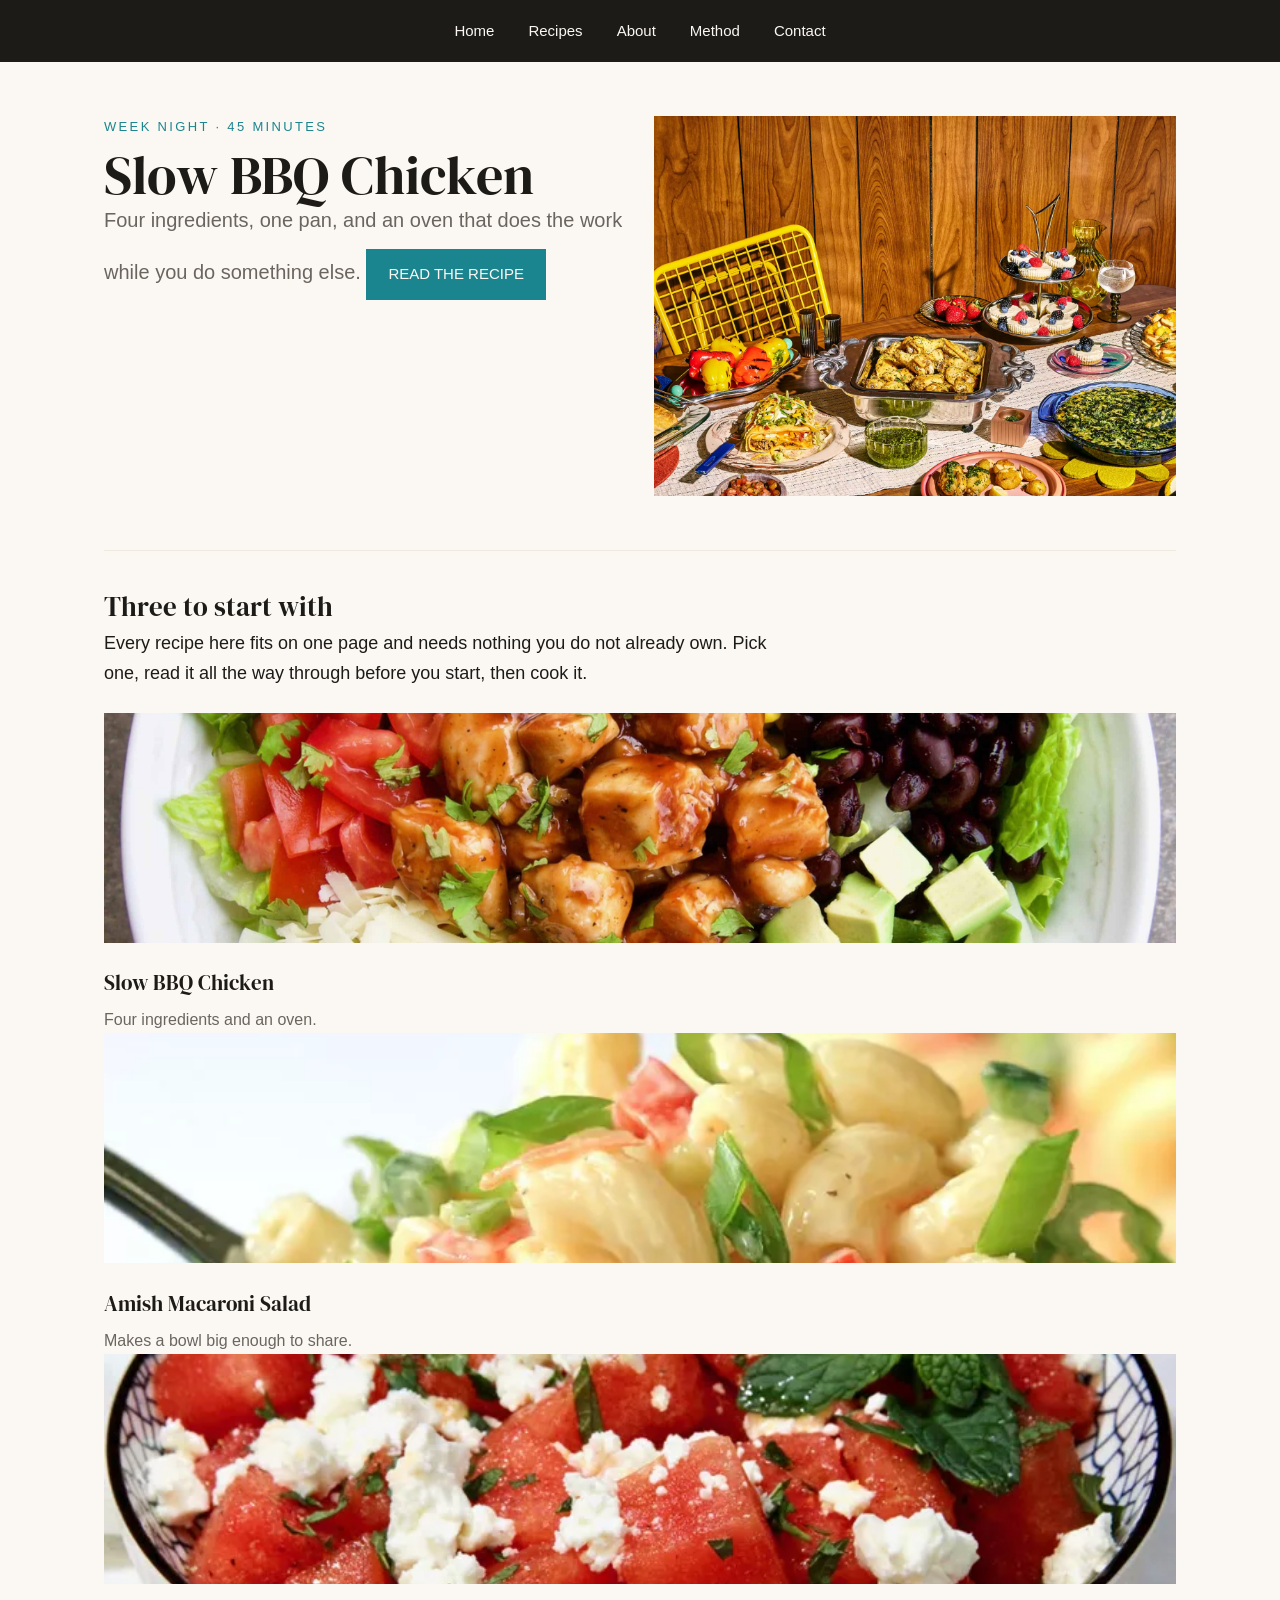
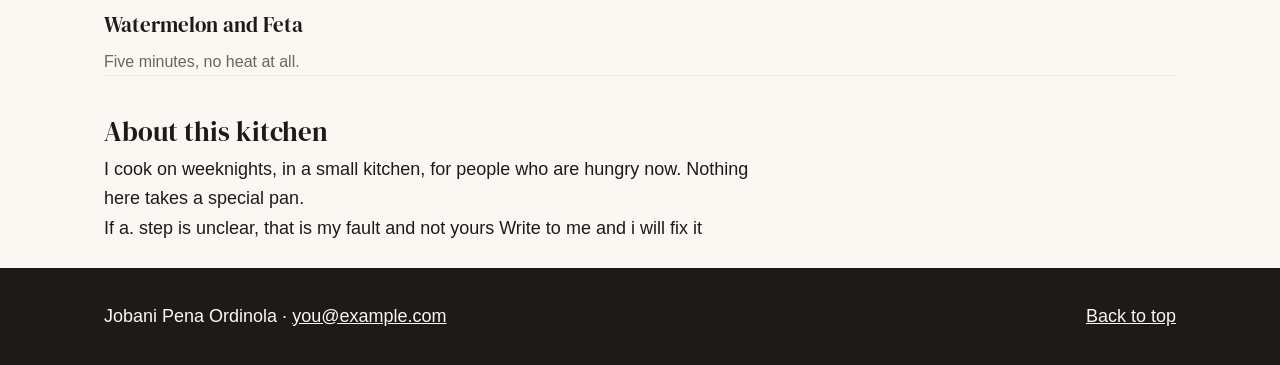
<file: index.html>
<!DOCTYPE html>
<html lang="en">
<head>
    <meta charset="UTF-8">
    <meta name="viewport" content="width=device-width, initial-scale=1.0">
    <title>Flow BBQ Chicken</title>

<link rel="preconnect" href="https://fonts.googleapis.com">
    <link rel="preconnect" href="https://fonts.gstatic.com" crossorigin>
    <link href="https://fonts.googleapis.com/css2?family=DM+Serif+Display:ital@0;1&family=Open+Sans:ital,wght@0,300..800;1,300..800&display=swap" rel="stylesheet">
    
    <link rel="stylesheet" href="css/styles.css">
</head>
<body id="top">

    <nav class="site-nav">
        <ul>
            <li>
                <a href="index.html">Home</a>
            </li>

            <li>
                <a href="#cards">Recipes</a>
            </li>

            <li>
                <a href="#about">About</a>
            </li>

            <li>
                <a href="#method">Method</a>
            </li>

            <li>
                <a href="mailto:you@example.com">Contact</a>
            </li>
        </ul>
    </nav>

    <main>

        <header class="hero">
            <div>
                <p class="eyebrow">Week night &middot; 45 minutes</p>
                <h1>Slow BBQ Chicken</h1>
                <p class="lede"> Four ingredients, one pan, and an oven that does the work while you do something else.
                <a class="button" href="recipes/bbq-chicken.html"> Read the recipe</a>
                </p>
            </div>

            <img src="images/homepage.webp" alt="A plate of BBQ Chicken">
        </header>

        <section class="section-head" id="cards">
            <h2>Three to start with</h2>
            <p>Every recipe here fits on one page and needs nothing you do not already own. Pick one, read it all the way through before you start, then cook it.</p>
        </section>

        <section class="card">
            <article class="card">
                <img src="images/bbq-chicken-card.jpeg" alt="BBQ Chicken Thighs">
                <h3>Slow BBQ Chicken</h3>
                <P>Four ingredients and an oven.</P>
            </article>

            <article class="card">
                <img src="images/amish-macaroni-salad-card.webp" alt="A bowl of Macaroni Salad">
            <h3>Amish Macaroni Salad</h3>
            <p>Makes a bowl big enough to share.</p>
            </article>

            <article class="card">
                <img src="images/Watermelon-salad-card.webp" alt="Watermelon with feta and mint">
            <h3>Watermelon and Feta</h3>
            <p>Five minutes, no heat at all.</p>
            </article>

        </section>

        <section class="section-head" id="about">
            <h2>About this kitchen</h2>
            <p>I cook on weeknights, in a small kitchen, for people who are hungry now. Nothing here takes a special pan. </p>
            <p>If a. step is unclear, that is my fault and not yours Write to me and i will fix it</p>
        </section>

    </main>

    <footer class="site-footer">
        <div class="inner">
            <p>Jobani Pena Ordinola &middot; <a href="mailto:you@example.com">you@example.com</a></p>
            <p class="right"><a href="stop">Back to top</a></p>
        </div>
    </footer>
    
</body>
</html>
</file>
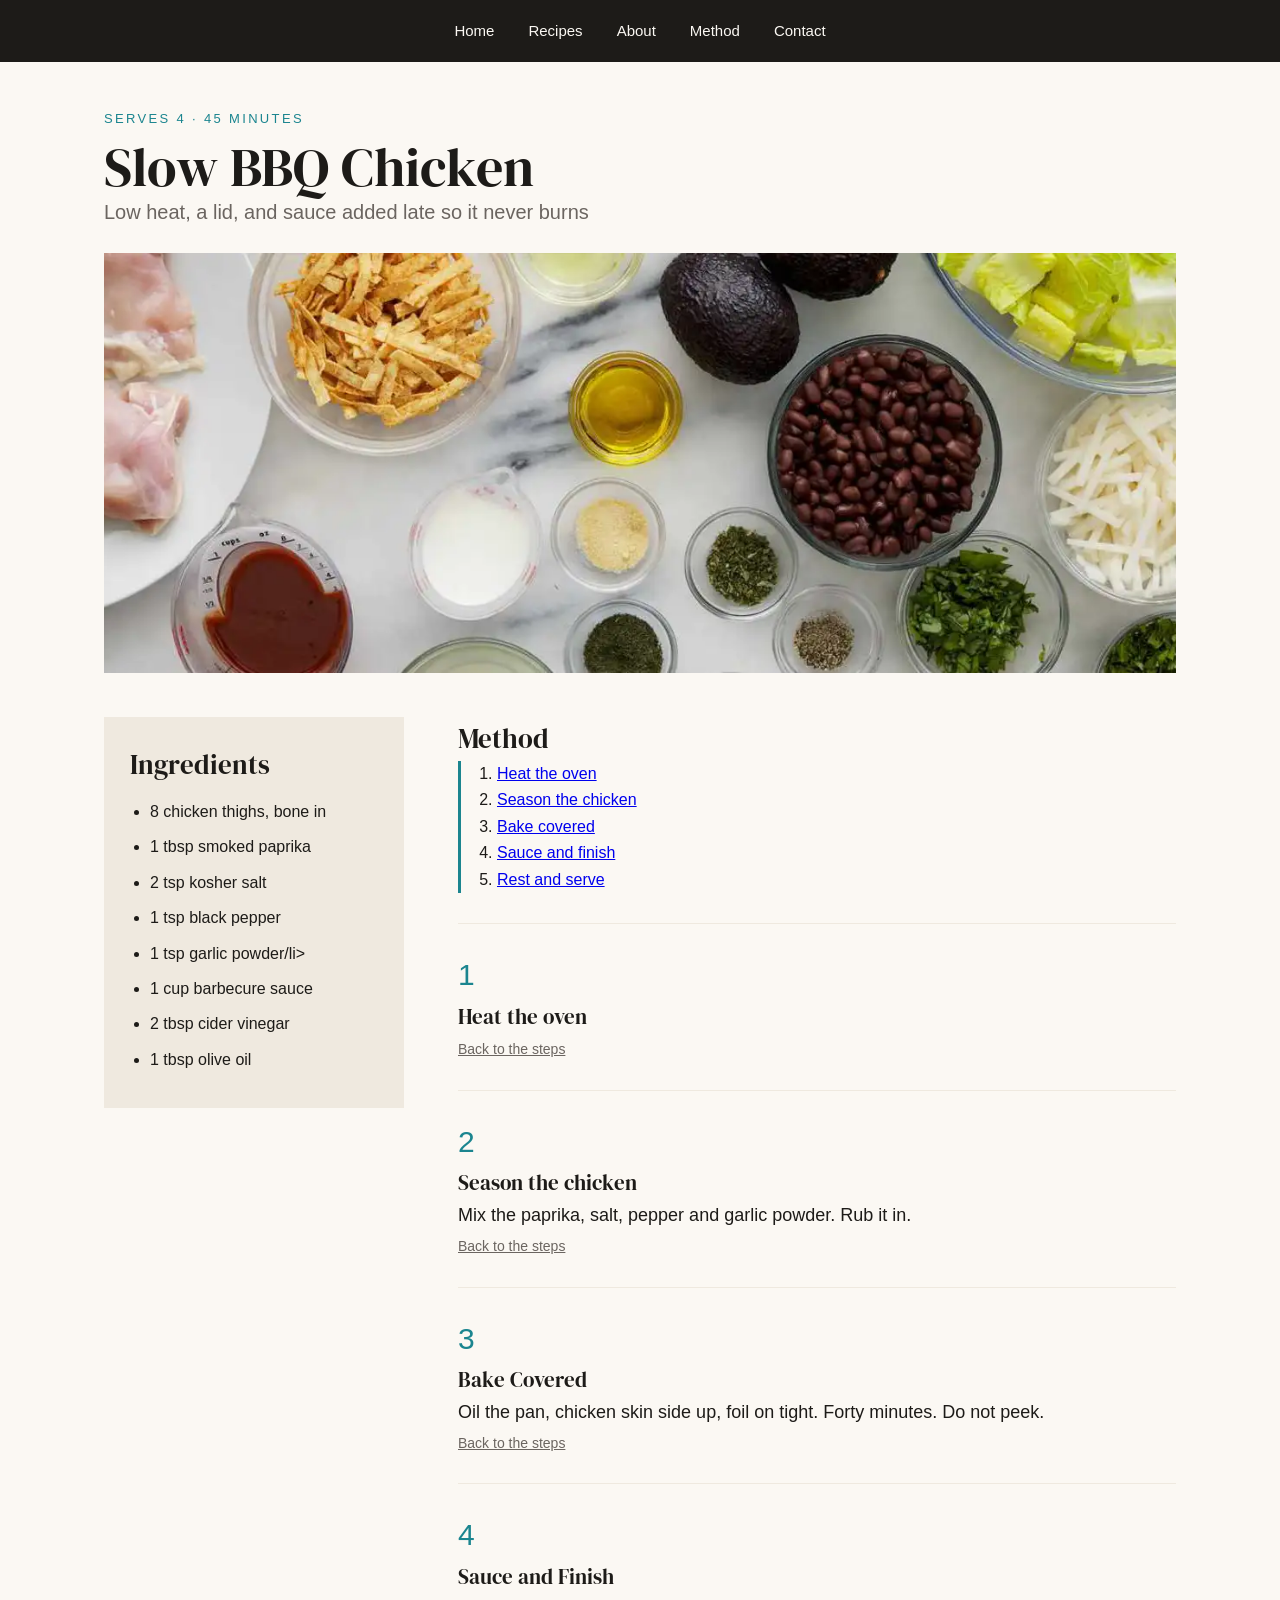
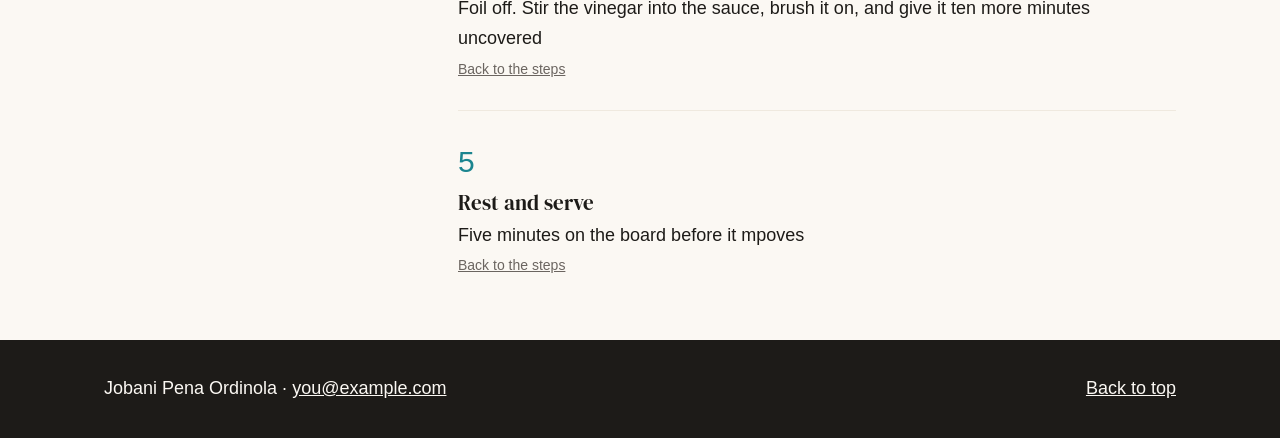
<file: recipes/bbq-chicken.html>
<!DOCTYPE html>
<html lang="en">
<head>
    <meta charset="UTF-8">
    <meta name="viewport" content="width=device-width, initial-scale=1.0">
    <title>Flow BBQ Chicken</title>

<link rel="preconnect" href="https://fonts.googleapis.com">
    <link rel="preconnect" href="https://fonts.gstatic.com" crossorigin>
    <link href="https://fonts.googleapis.com/css2?family=DM+Serif+Display:ital@0;1&family=Open+Sans:ital,wght@0,300..800;1,300..800&display=swap" rel="stylesheet">
    
    <link rel="stylesheet" href="../css/styles.css">
</head>
<body id="top">
    
    <nav class="site-nav">
        <ul>
            <li>
                <a href="../index.html">Home</a>
            </li>

            <li>
                <a href="../index.html#cards">Recipes</a>
            </li>

            <li>
                <a href="../index.html#about">About</a>
            </li>

            <li>
                <a href="#method">Method</a>
            </li>

            <li>
                <a href="mailto:you@example.com">Contact</a>
            </li>
        </ul>
    </nav>

    <main>
        <header class="recipe-hero">
            <p class="eyebrow">Serves 4 &middot; 45 minutes</p>
            <h1>Slow BBQ Chicken</h1>
            <p class="lede">Low heat, a lid, and sauce added late so it never burns</p>
            <img src="../images/bbq-chicken-banner.webp" alt="A tray of BBQ chicken">
        </header>

        <div class="recipe-body">
            <aside class="ingredients">
                <h2>Ingredients</h2>
                <ul>
                    <li>8 chicken thighs, bone in</li>
                    <li>1 tbsp smoked paprika</li>
                    <li>2 tsp kosher salt</li>
                    <li>1 tsp black pepper</li>
                    <li>1 tsp garlic powder/li>
                    <li>1 cup barbecure sauce</li>
                    <li>2 tbsp cider vinegar</li>
                    <li>1 tbsp olive oil</li>
                </ul>
            </aside>

            <section id="method">
            <h2>Method</h2>

            <nav class="jump">
                <ol>
                        <li><a href="#step-1">Heat the oven</a></li>
                        <li><a href="#step-2">Season the chicken</a></li>
                        <li><a href="#step-3">Bake covered</a></li>
                        <li><a href="#step-4">Sauce and finish</a></li>
                        <li><a href="#step-5">Rest and serve</a></li>
                    </ol>
            </nav>

            <article class="step" id="step-1">
                <span class="num">1</span>
                <h3>Heat the oven</h3>
                <p><a class="back" href="#method">Back to the steps</a></p>
            </article>

             <article class="step" id="step-2">
                <span class="num">2</span>
                <h3>Season the chicken</h3>
                <p>Mix the paprika, salt, pepper and garlic powder. Rub it in.</p>
                <p><a class="back" href="#method">Back to the steps</a></p>
            </article>

             <article class="step" id="step-3">
                <span class="num">3</span>
                <h3>Bake Covered</h3>
                <p>Oil the pan, chicken skin side up, foil on tight. Forty minutes. Do not peek.</p>
                <p><a class="back" href="#method">Back to the steps</a></p>
            </article>

             <article class="step" id="step-4">
                <span class="num">4</span>
                <h3>Sauce and Finish</h3>
                <p>Foil off. Stir the vinegar into the sauce, brush it on, and give it ten more minutes uncovered</p>
                <p><a class="back" href="#method">Back to the steps</a></p>
            </article>

             <article class="step" id="step-5">
                <span class="num">5</span>
                <h3>Rest and serve</h3>
                Five minutes on the board before it mpoves
                <p><a class="back" href="#method">Back to the steps</a></p>
            </article>


            </section>
        </div>


    </main>
    <footer class="site-footer">
        <div class="inner">
            <p>Jobani Pena Ordinola &middot; <a href="mailto:you@example.com">you@example.com</a></p>
            <p class="right"><a href="stop">Back to top</a></p>
        </div>
    </footer>

    
</body>
</html>
</file>
<file: css/styles.css>
* {
  box-sizing: border-box;
  margin: 0;
  padding: 0;
}

body {
  background: #FBF8F3;
  color: #1D1B18;
  font-family: 'Inter', Helvetica, Arial, sans-serif;
  font-size: 18px;
  line-height: 1.65;
}

h1, h2, h3 {
  font-family: 'DM Serif Display', Georgia, serif;
  font-weight: 400;
}

.site-nav {
  background: #1D1B18;
}

.site-nav ul {
  list-style: none;
  display: grid;
  grid-template: auto / auto auto auto auto auto;
  gap: 34px;
  width: max-content;
  margin: 0 auto;
  padding: 16px 24px;
}

.site-nav a {
  color: #FBF8F3;
  text-decoration: none;
  font-size: 15px;
}

main {
  max-width: 1120px;
  margin: 0 auto;
  padding: 0 24px;
}

.site-footer {
  background: #1D1B18;
  color: #FBF8F3;
}

.site-footer .inner {
  display: grid;
  grid-template: auto / 1fr 1fr;
  max-width: 1120px;
  margin: 0 auto;
  padding: 34px 24px;
}

.site-footer a {
  color: #FBF8F3;
}

.site-footer .right {
  text-align: right;
}

.hero {
  display: grid;
  grid-template: auto / 1fr 1fr;
  gap: 28px;
  padding: 54px 0;
}

.hero img {
  width: 100%;
  height: 380px;
  object-fit: cover;
}

h1 {
  font-size: 54px;
  line-height: 1.05;
}

.eyebrow {
  font-size: 13px;
  letter-spacing: 0.18em;
  text-transform: uppercase;
  color: #1B858F;
  margin-bottom: 10px;
}

.lede {
  font-size: 20px;
  color: #6B6560;
}

.button {
  display: inline-block;
  margin-top: 12px;
  background: #1B858F;
  color: #FBF8F3;
  text-decoration: none;
  padding: 13px 22px;
  font-size: 15px;
  text-transform: uppercase;
}

.section-head {
    border-top: 1px solid #efe9df;
    padding: 34px 0 24px;
}

.section-head p {
    max-width: 68ch;
}

.cards {
  display: grid;
  grid-template: auto / 1fr 1fr 1fr;
  gap: 28px;
  padding-bottom: 60px;
}

.card img {
  width: 100%;
  height: 230px;
  object-fit: cover;
}

.card h3 {
  margin: 14px 0 6px;
}

.card p {
  font-size: 16px;
  color: #6B6560;
}


.recipe-hero {
  padding: 46px 0 34px;
}

.recipe-hero img {
  width: 100%;
  height: 420px;
  object-fit: cover;
  margin-top: 24px;
}


.recipe-body {
  display: grid;
  grid-template: auto / 300px 1fr;
  gap: 54px;
  padding-bottom: 60px;
}

.ingredients {
  background: #EFE9DF;
  padding: 26px;
  align-self: start;
}

.ingredients ul {
  margin: 12px 0 0 20px;
}

.ingredients li {
  margin-bottom: 9px;
  font-size: 16px;
}

.jump {
  border-left: 3px solid #1B858F;
  padding-left: 18px;
  margin-bottom: 30px;
}

.jump ol {
  margin-left: 18px;
}

.jump li {
  font-size: 16px;
}

.step {
  border-top: 1px solid #EFE9DF;
  padding-top: 26px;
  margin-top: 26px;
}

.step .num {
  display: block;
  font-size: 30px;
  color: #1B858F;
}

.back {
  font-size: 14px;
  color: #6B6560;
}
</file>
